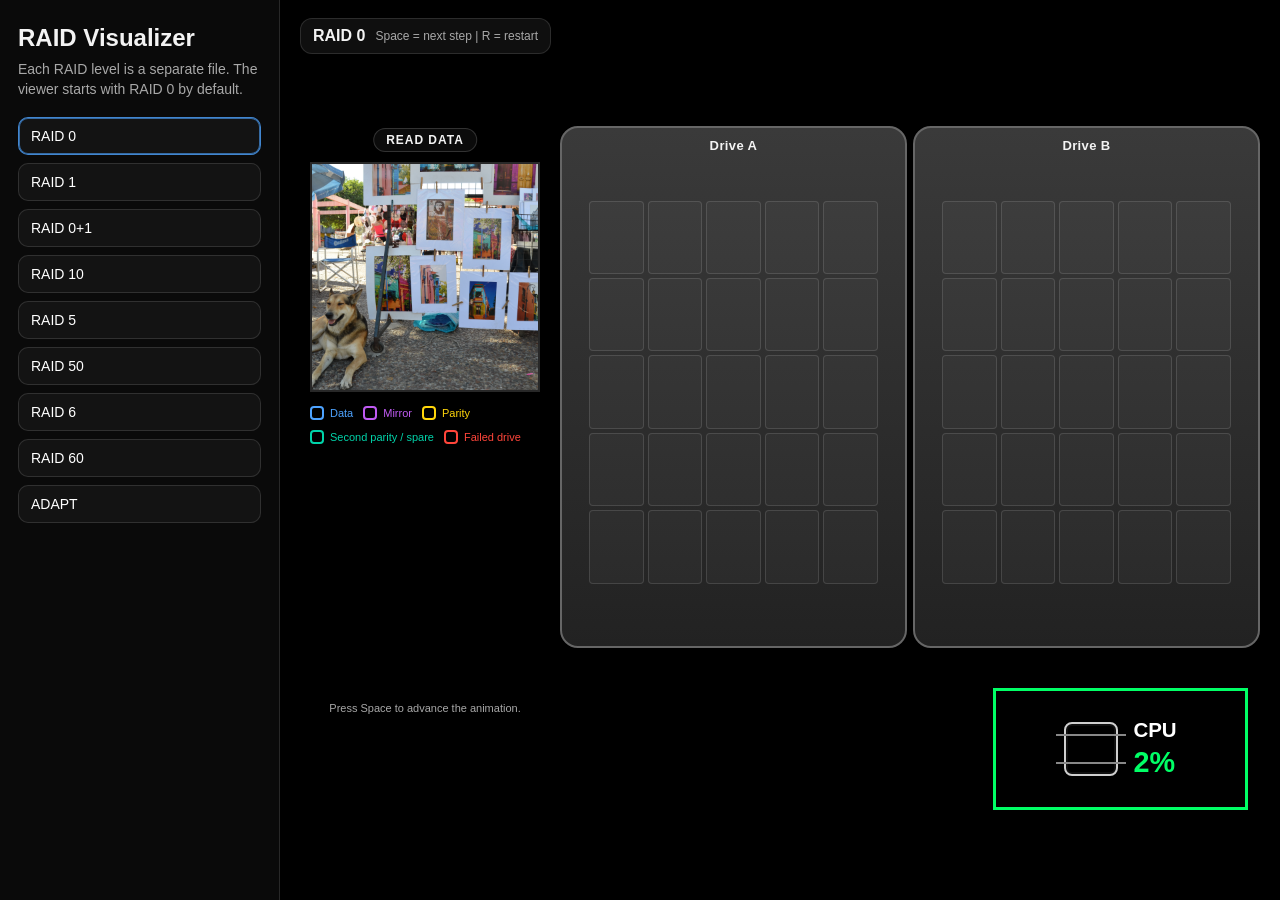
<file: index.html>
<!DOCTYPE html>
<html lang="en">
<head>
  <meta charset="UTF-8" />
  <meta name="viewport" content="width=device-width, initial-scale=1.0" />
  <meta http-equiv="refresh" content="0; url=./start.html" />
  <title>RAID Visualizer</title>
  <script>
    window.location.replace('./start.html');
  </script>
</head>
<body>
  <p>Redirecting to <a href="./start.html">RAID Visualizer</a>...</p>
</body>
</html>
</file>
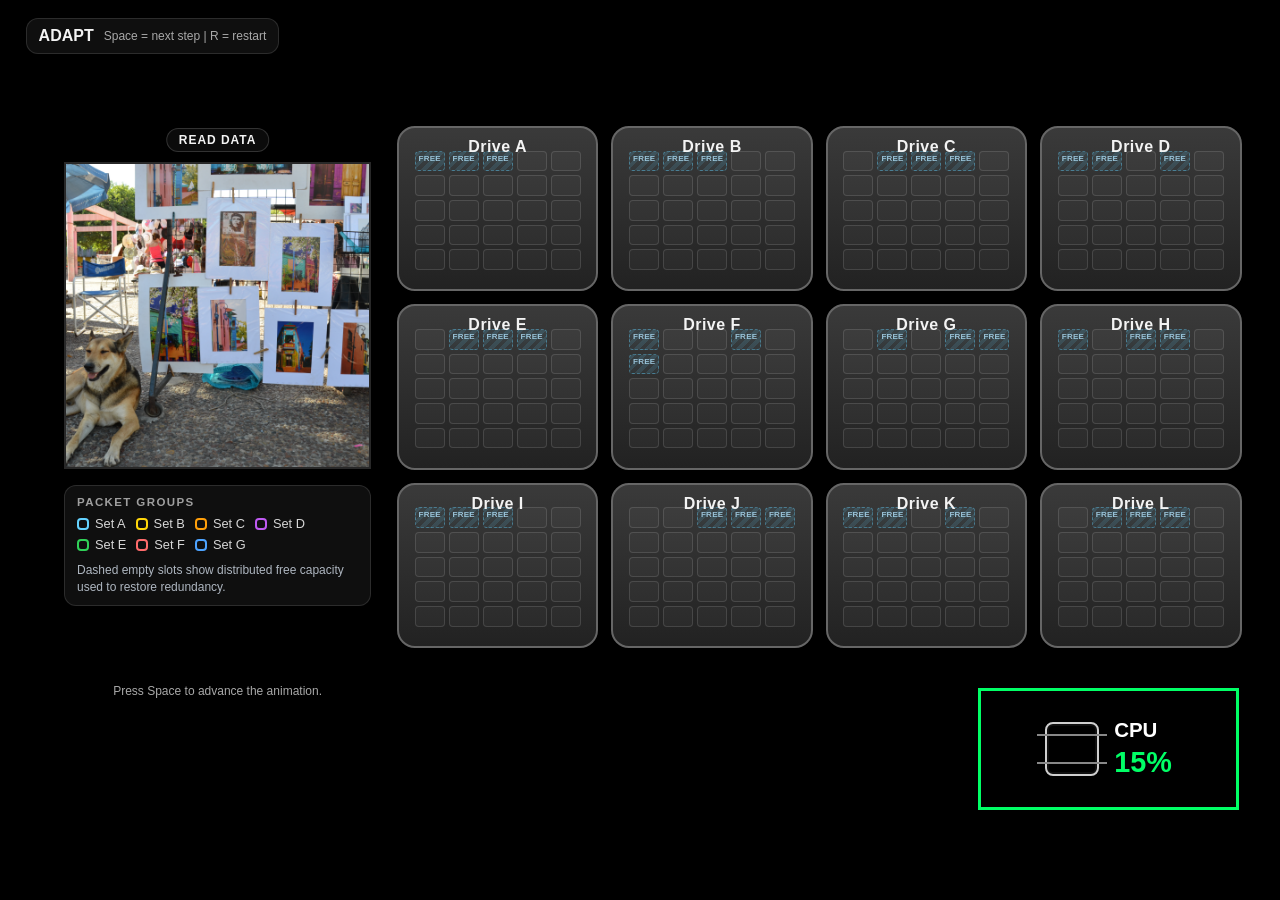
<file: adapt.html>
<!DOCTYPE html>
<html lang="en">
<head>
  <meta charset="UTF-8" />
  <meta name="viewport" content="width=device-width, initial-scale=1.0" />
  <title>ADAPT</title>
  <link rel="stylesheet" href="common.css" />
</head>
<body class="raid-page">
  <div class="stage" id="stage">
    <div class="topbar">
      <div class="title">ADAPT</div>
      <div class="subtitle">Space = next step | R = restart</div>
    </div>

    <div class="legend">
      <span style="color: var(--blue)"><i class="swatch"></i>Data</span>
      <span style="color: var(--purple)"><i class="swatch"></i>Mirror</span>
      <span style="color: var(--orange)"><i class="swatch"></i>Parity</span>
      <span style="color: var(--teal)"><i class="swatch"></i>Second parity / spare</span>
      <span style="color: var(--red)"><i class="swatch"></i>Failed drive</span>
    </div>

    <div class="source-wrap">
      <div class="source-frame" id="sourceFrame">
        <div class="source-img"></div>
        <div class="grid" id="sourceGrid"></div>
        <div class="data-lost" id="dataLost">DATA LOST</div>
        <div class="cross" id="sourceCross"></div>
      </div>
      <div class="restore-frame" id="restoreFrame"></div>
    </div>

    <div class="status" id="statusText">Press Space to advance the animation.</div>
    <div class="drives-wrap" id="drivesWrap"></div>
    <div class="caption" id="caption"></div>
  </div>

  <script>
    const RAID_CONFIG = {"name": "ADAPT", "type": "adapt", "drives": 12, "desc": "ADAPT uses distributed parity and N+2 shared spare protection across the whole array to accelerate rebuilds. This visualizer uses a minimum 12-drive layout.", "result": "ADAPT spreads spare capacity and rebuild work across the whole array with N+2 protection, so up to two failed drives can still be rebuilt in this simplified model.", "fail": [10], "tolerate": true, "algorithm_formula": "Parity and shared spare capacity are distributed across the whole 12-drive set with N+2 reserve", "cpu_load": "15%", "copy_tile_ms": 780, "rebuild_tile_ms": 30, "rebuild_pause_ms": 20};
  </script>
  <script src="common.js"></script>
</body>
</html>
</file>
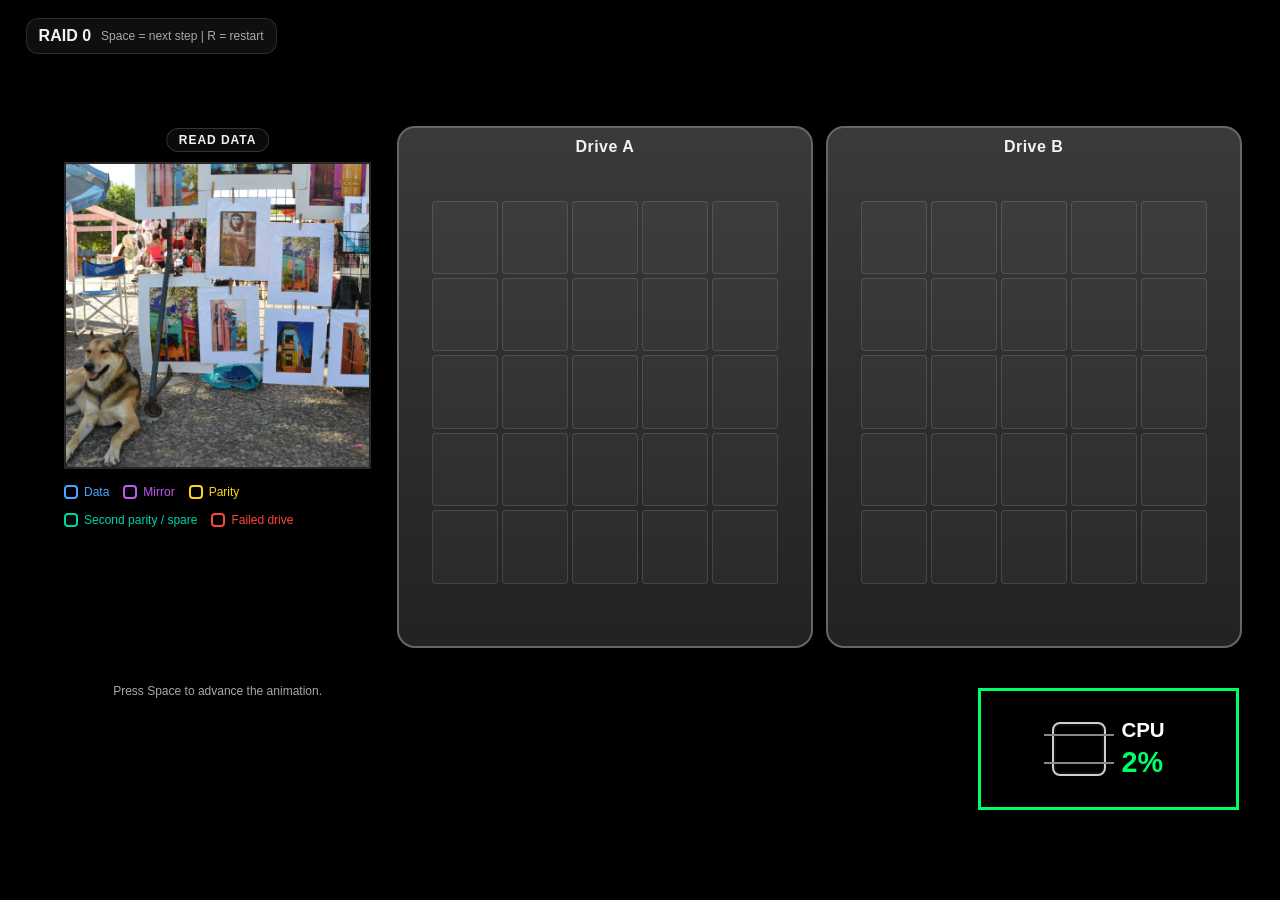
<file: raid0.html>
<!DOCTYPE html>
<html lang="en">
<head>
  <meta charset="UTF-8" />
  <meta name="viewport" content="width=device-width, initial-scale=1.0" />
  <title>RAID 0</title>
  <link rel="stylesheet" href="common.css" />
</head>
<body class="raid-page">
  <div class="stage" id="stage">
    <div class="topbar">
      <div class="title">RAID 0</div>
      <div class="subtitle">Space = next step | R = restart</div>
    </div>

    <div class="legend">
      <span style="color: var(--blue)"><i class="swatch"></i>Data</span>
      <span style="color: var(--purple)"><i class="swatch"></i>Mirror</span>
      <span style="color: var(--orange)"><i class="swatch"></i>Parity</span>
      <span style="color: var(--teal)"><i class="swatch"></i>Second parity / spare</span>
      <span style="color: var(--red)"><i class="swatch"></i>Failed drive</span>
    </div>

    <div class="source-wrap">
      <div class="source-frame" id="sourceFrame">
        <div class="source-img"></div>
        <div class="grid" id="sourceGrid"></div>
        <div class="data-lost" id="dataLost">DATA LOST</div>
        <div class="cross" id="sourceCross"></div>
      </div>
      <div class="restore-frame" id="restoreFrame"></div>
    </div>

    <div class="status" id="statusText">Press Space to advance the animation.</div>
    <div class="drives-wrap" id="drivesWrap"></div>
    <div class="caption" id="caption"></div>
  </div>

  <script>
    const RAID_CONFIG = {"name": "RAID 0", "type": "stripe", "drives": 2, "desc": "RAID 0 stripes data across both drives for speed. There is no redundancy.", "result": "RAID 0 improves performance but any single drive failure causes total data loss.", "fail": [1], "tolerate": false, "cpu_load": "2%"};
  </script>
  <script src="common.js"></script>
</body>
</html>
</file>
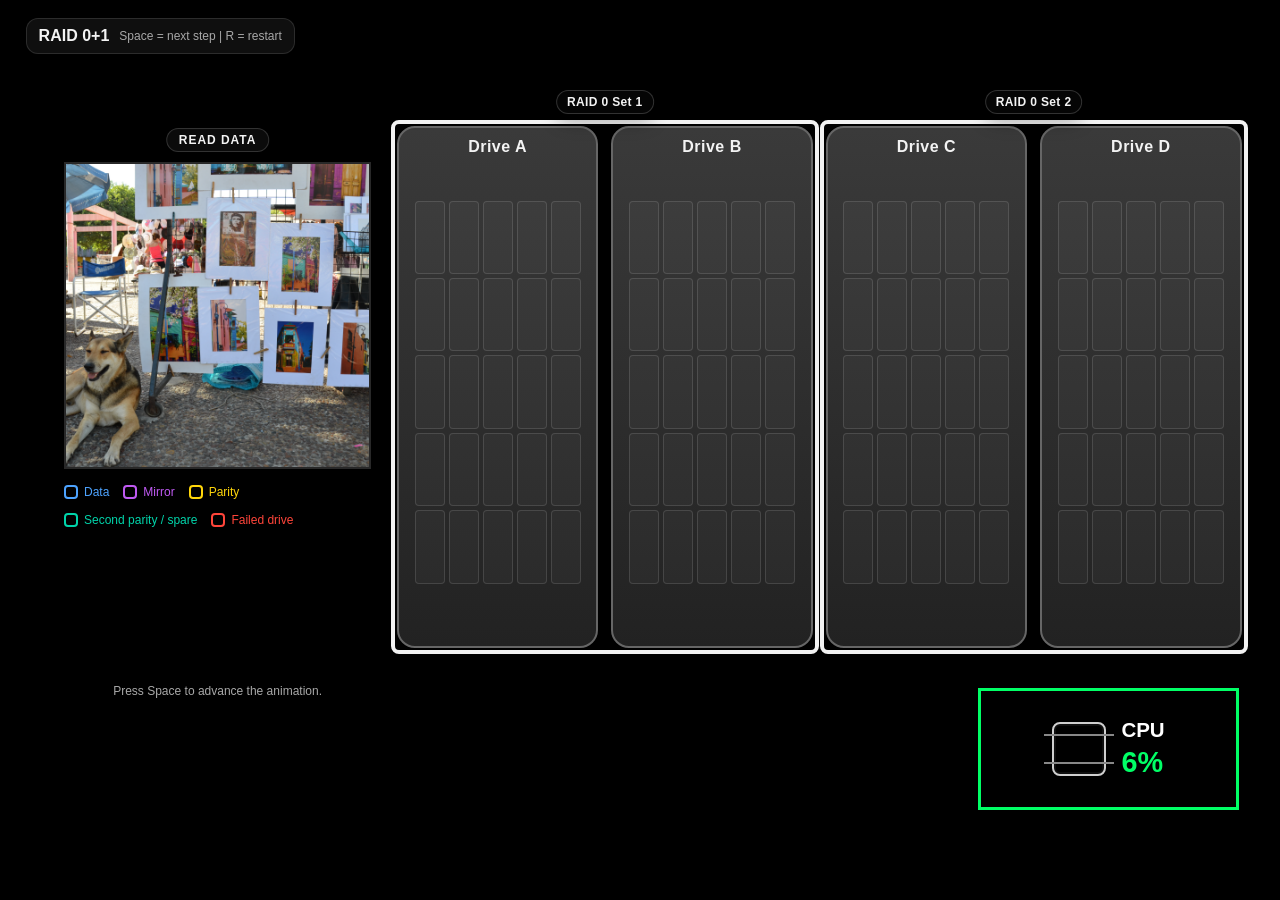
<file: raid01.html>
<!DOCTYPE html>
<html lang="en">
<head>
  <meta charset="UTF-8" />
  <meta name="viewport" content="width=device-width, initial-scale=1.0" />
  <title>RAID 0+1</title>
  <link rel="stylesheet" href="common.css" />
</head>
<body class="raid-page">
  <div class="stage" id="stage">
    <div class="topbar">
      <div class="title">RAID 0+1</div>
      <div class="subtitle">Space = next step | R = restart</div>
    </div>

    <div class="legend">
      <span style="color: var(--blue)"><i class="swatch"></i>Data</span>
      <span style="color: var(--purple)"><i class="swatch"></i>Mirror</span>
      <span style="color: var(--orange)"><i class="swatch"></i>Parity</span>
      <span style="color: var(--teal)"><i class="swatch"></i>Second parity / spare</span>
      <span style="color: var(--red)"><i class="swatch"></i>Failed drive</span>
    </div>

    <div class="source-wrap">
      <div class="source-frame" id="sourceFrame">
        <div class="source-img"></div>
        <div class="grid" id="sourceGrid"></div>
        <div class="data-lost" id="dataLost">DATA LOST</div>
        <div class="cross" id="sourceCross"></div>
      </div>
      <div class="restore-frame" id="restoreFrame"></div>
    </div>

    <div class="status" id="statusText">Press Space to advance the animation.</div>
    <div class="drives-wrap" id="drivesWrap"></div>
    <div class="caption" id="caption"></div>
  </div>

  <script>
    const RAID_CONFIG = {"name": "RAID 0+1", "type": "stripe-mirror", "drives": 4, "desc": "RAID 0+1 builds a stripe set, then mirrors that whole stripe set to another pair.", "result": "RAID 0+1 survives one drive failure by using the mirrored stripe set, but it is less fault-tolerant than RAID 10.", "fail": [1], "tolerate": true, "cpu_load": "6%"};
  </script>
  <script src="common.js"></script>
</body>
</html>
</file>
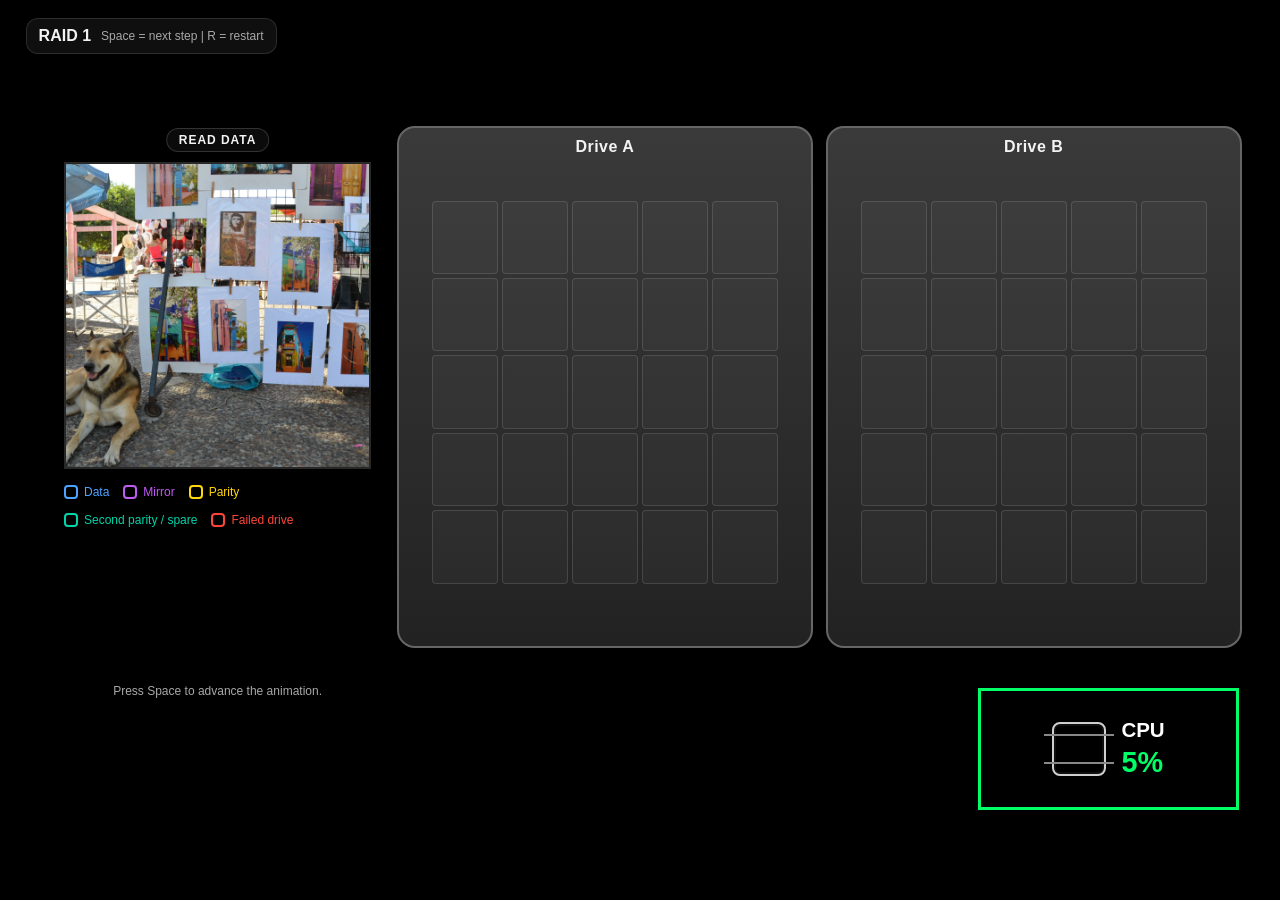
<file: raid1.html>
<!DOCTYPE html>
<html lang="en">
<head>
  <meta charset="UTF-8" />
  <meta name="viewport" content="width=device-width, initial-scale=1.0" />
  <title>RAID 1</title>
  <link rel="stylesheet" href="common.css" />
</head>
<body class="raid-page">
  <div class="stage" id="stage">
    <div class="topbar">
      <div class="title">RAID 1</div>
      <div class="subtitle">Space = next step | R = restart</div>
    </div>

    <div class="legend">
      <span style="color: var(--blue)"><i class="swatch"></i>Data</span>
      <span style="color: var(--purple)"><i class="swatch"></i>Mirror</span>
      <span style="color: var(--orange)"><i class="swatch"></i>Parity</span>
      <span style="color: var(--teal)"><i class="swatch"></i>Second parity / spare</span>
      <span style="color: var(--red)"><i class="swatch"></i>Failed drive</span>
    </div>

    <div class="source-wrap">
      <div class="source-frame" id="sourceFrame">
        <div class="source-img"></div>
        <div class="grid" id="sourceGrid"></div>
        <div class="data-lost" id="dataLost">DATA LOST</div>
        <div class="cross" id="sourceCross"></div>
      </div>
      <div class="restore-frame" id="restoreFrame"></div>
    </div>

    <div class="status" id="statusText">Press Space to advance the animation.</div>
    <div class="drives-wrap" id="drivesWrap"></div>
    <div class="caption" id="caption"></div>
  </div>

  <script>
    const RAID_CONFIG = {"name": "RAID 1", "type": "mirror", "drives": 2, "desc": "RAID 1 creates an exact mirror of the same blocks on both drives.", "result": "RAID 1 requires duplicate drives to ensure data availability and protection.", "fail": [1], "tolerate": true, "cpu_load": "5%"};
  </script>
  <script src="common.js"></script>
</body>
</html>
</file>
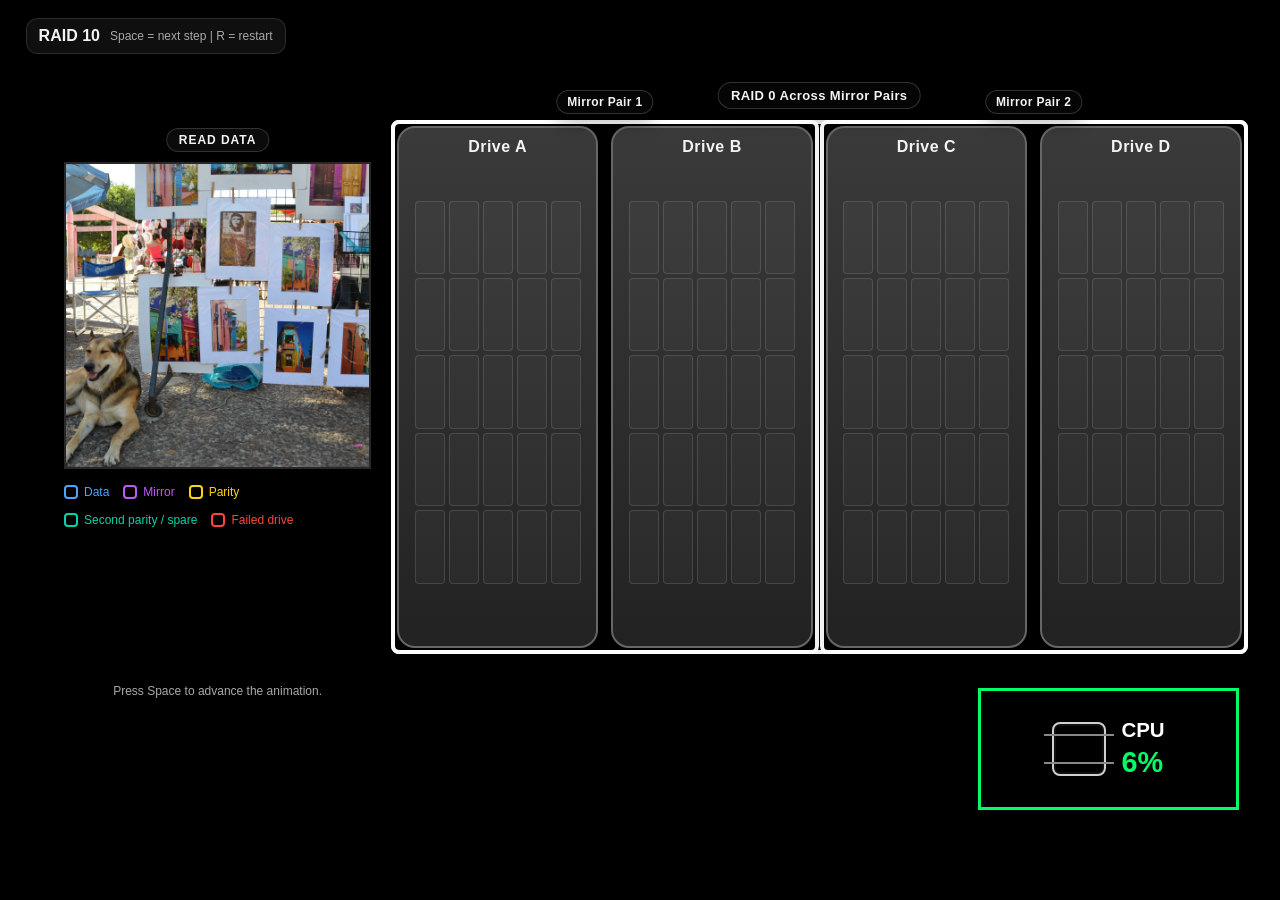
<file: raid10.html>
<!DOCTYPE html>
<html lang="en">
<head>
  <meta charset="UTF-8" />
  <meta name="viewport" content="width=device-width, initial-scale=1.0" />
  <title>RAID 10</title>
  <link rel="stylesheet" href="common.css" />
</head>
<body class="raid-page">
  <div class="stage" id="stage">
    <div class="topbar">
      <div class="title">RAID 10</div>
      <div class="subtitle">Space = next step | R = restart</div>
    </div>

    <div class="legend">
      <span style="color: var(--blue)"><i class="swatch"></i>Data</span>
      <span style="color: var(--purple)"><i class="swatch"></i>Mirror</span>
      <span style="color: var(--orange)"><i class="swatch"></i>Parity</span>
      <span style="color: var(--teal)"><i class="swatch"></i>Second parity / spare</span>
      <span style="color: var(--red)"><i class="swatch"></i>Failed drive</span>
    </div>

    <div class="source-wrap">
      <div class="source-frame" id="sourceFrame">
        <div class="source-img"></div>
        <div class="grid" id="sourceGrid"></div>
        <div class="data-lost" id="dataLost">DATA LOST</div>
        <div class="cross" id="sourceCross"></div>
      </div>
      <div class="restore-frame" id="restoreFrame"></div>
    </div>

    <div class="status" id="statusText">Press Space to advance the animation.</div>
    <div class="drives-wrap" id="drivesWrap"></div>
    <div class="caption" id="caption"></div>
  </div>

  <script>
    const RAID_CONFIG = {"name": "RAID 10", "type": "mirror-stripe", "drives": 4, "desc": "RAID 10 mirrors pairs of drives, then stripes data across the mirrored pairs.", "result": "RAID 10 combines performance and redundancy. It can survive one drive failure in each mirror pair.", "fail": [1], "tolerate": true, "cpu_load": "6%"};
  </script>
  <script src="common.js"></script>
</body>
</html>
</file>
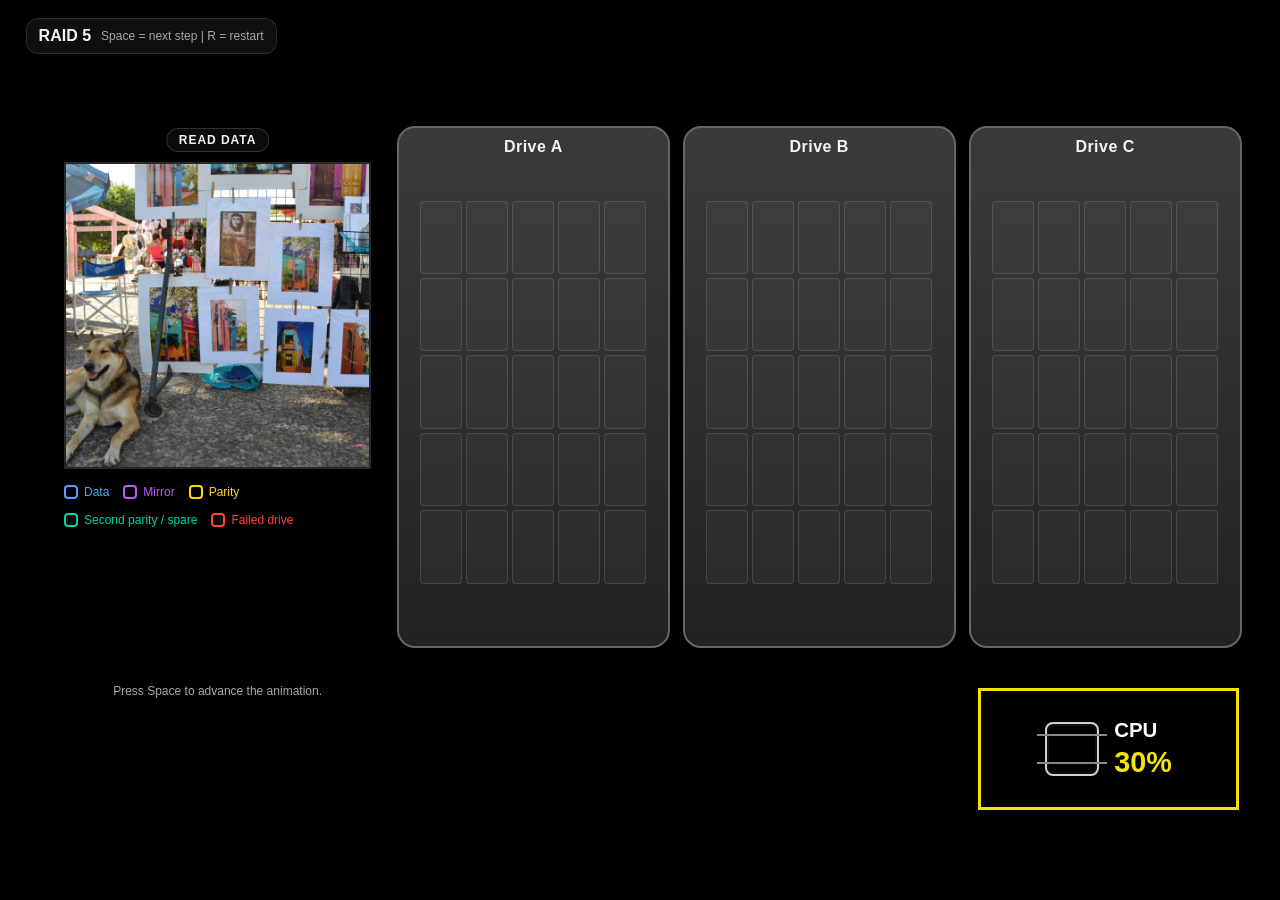
<file: raid5.html>
<!DOCTYPE html>
<html lang="en">
<head>
  <meta charset="UTF-8" />
  <meta name="viewport" content="width=device-width, initial-scale=1.0" />
  <title>RAID 5</title>
  <link rel="stylesheet" href="common.css" />
</head>
<body class="raid-page">
  <div class="stage" id="stage">
    <div class="topbar">
      <div class="title">RAID 5</div>
      <div class="subtitle">Space = next step | R = restart</div>
    </div>

    <div class="legend">
      <span style="color: var(--blue)"><i class="swatch"></i>Data</span>
      <span style="color: var(--purple)"><i class="swatch"></i>Mirror</span>
      <span style="color: var(--orange)"><i class="swatch"></i>Parity</span>
      <span style="color: var(--teal)"><i class="swatch"></i>Second parity / spare</span>
      <span style="color: var(--red)"><i class="swatch"></i>Failed drive</span>
    </div>

    <div class="source-wrap">
      <div class="source-frame" id="sourceFrame">
        <div class="source-img"></div>
        <div class="grid" id="sourceGrid"></div>
        <div class="data-lost" id="dataLost">DATA LOST</div>
        <div class="cross" id="sourceCross"></div>
      </div>
      <div class="restore-frame" id="restoreFrame"></div>
    </div>

    <div class="status" id="statusText">Press Space to advance the animation.</div>
    <div class="drives-wrap" id="drivesWrap"></div>
    <div class="caption" id="caption"></div>
  </div>

  <script>
    const RAID_CONFIG = {"name": "RAID 5", "type": "parity1", "drives": 3, "desc": "RAID 5 stripes data and rotates XOR parity so one failed drive can be reconstructed.", "result": "RAID 5 uses one drive worth of parity capacity and can recover from a single drive failure.", "fail": [2], "tolerate": true, "formula": "Rebuild example: missing block = D1 XOR D2 XOR P", "algorithm_formula": "Parity example: P = D1.1 XOR D1.2", "cpu_load": "30%"};
  </script>
  <script src="common.js"></script>
</body>
</html>
</file>
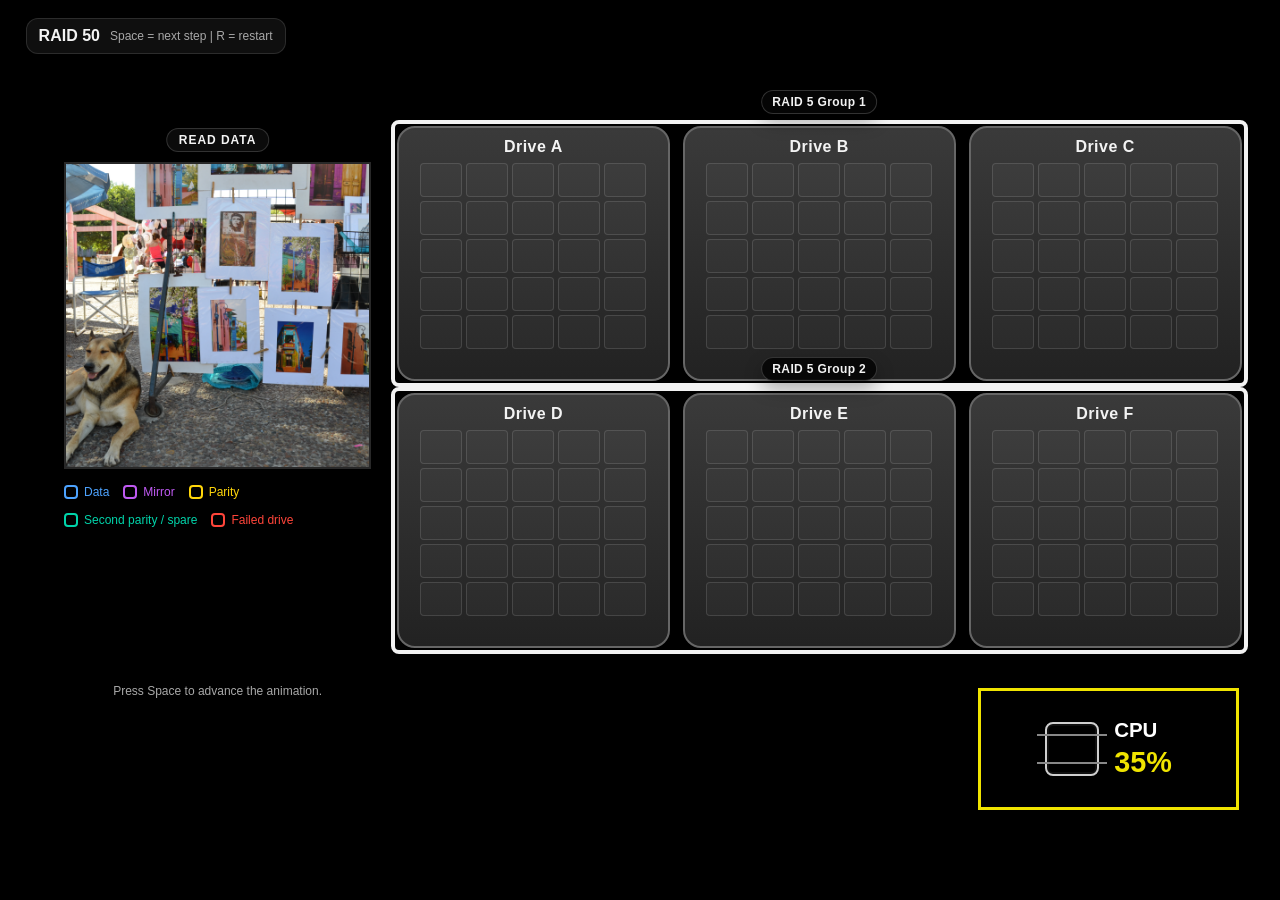
<file: raid50.html>
<!DOCTYPE html>
<html lang="en">
<head>
  <meta charset="UTF-8" />
  <meta name="viewport" content="width=device-width, initial-scale=1.0" />
  <title>RAID 50</title>
  <link rel="stylesheet" href="common.css" />
</head>
<body class="raid-page">
  <div class="stage" id="stage">
    <div class="topbar">
      <div class="title">RAID 50</div>
      <div class="subtitle">Space = next step | R = restart</div>
    </div>

    <div class="legend">
      <span style="color: var(--blue)"><i class="swatch"></i>Data</span>
      <span style="color: var(--purple)"><i class="swatch"></i>Mirror</span>
      <span style="color: var(--orange)"><i class="swatch"></i>Parity</span>
      <span style="color: var(--teal)"><i class="swatch"></i>Second parity / spare</span>
      <span style="color: var(--red)"><i class="swatch"></i>Failed drive</span>
    </div>

    <div class="source-wrap">
      <div class="source-frame" id="sourceFrame">
        <div class="source-img"></div>
        <div class="grid" id="sourceGrid"></div>
        <div class="data-lost" id="dataLost">DATA LOST</div>
        <div class="cross" id="sourceCross"></div>
      </div>
      <div class="restore-frame" id="restoreFrame"></div>
    </div>

    <div class="status" id="statusText">Press Space to advance the animation.</div>
    <div class="drives-wrap" id="drivesWrap"></div>
    <div class="caption" id="caption"></div>
  </div>

  <script>
    const RAID_CONFIG = {"name": "RAID 50", "type": "raid50", "drives": 6, "desc": "RAID 50 stripes across two RAID 5 groups for more performance and fault tolerance than a single RAID 5.", "result": "RAID 50 can survive one failed drive per RAID 5 group while keeping good read and write throughput.", "fail": [2], "tolerate": true, "formula": "Per-group rebuild: missing block = data XOR data XOR parity", "algorithm_formula": "Inside each RAID 5 group, parity is calculated before the stripe is written", "cpu_load": "35%", "rebuild_tile_ms": 260, "rebuild_pause_ms": 140};
  </script>
  <script src="common.js"></script>
</body>
</html>
</file>
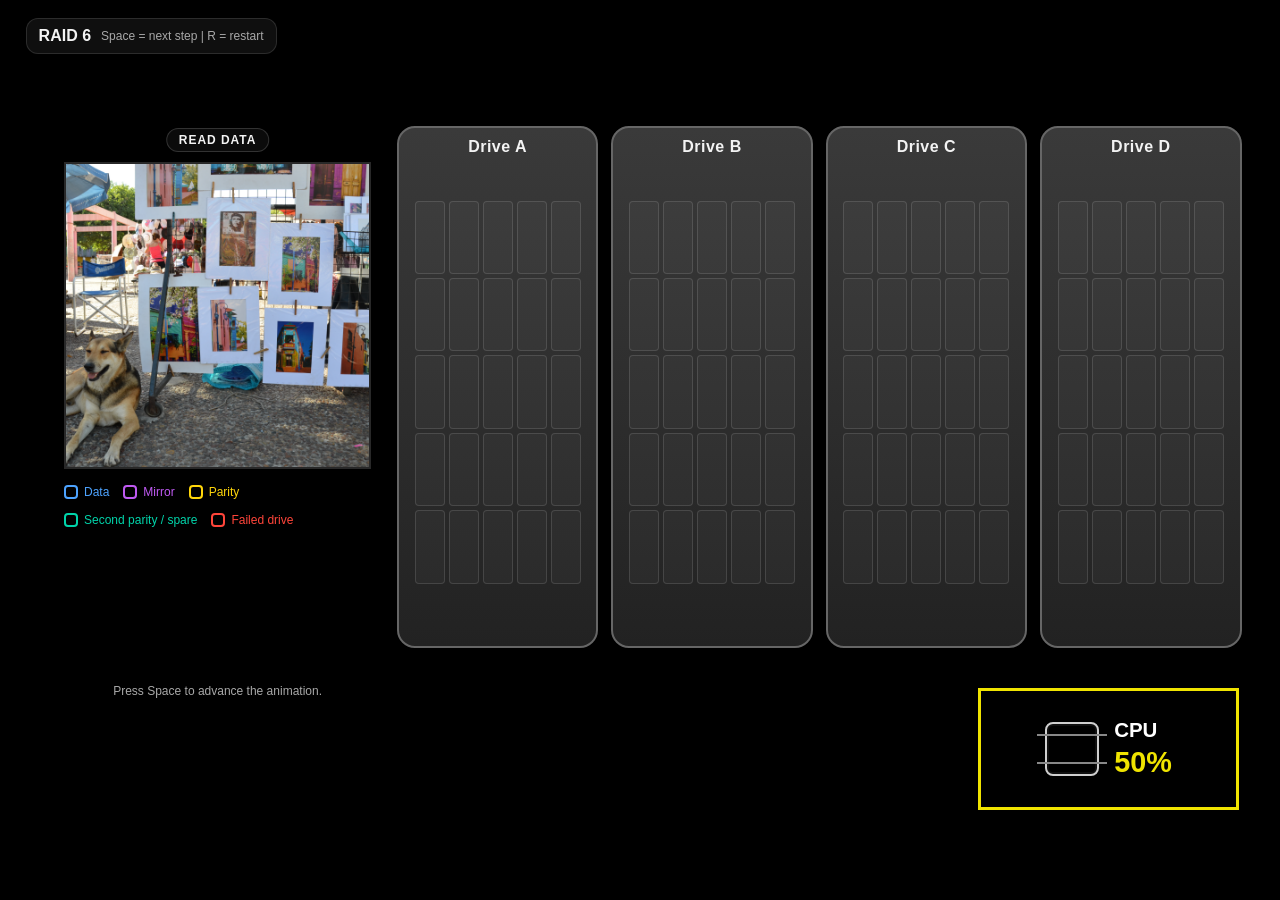
<file: raid6.html>
<!DOCTYPE html>
<html lang="en">
<head>
  <meta charset="UTF-8" />
  <meta name="viewport" content="width=device-width, initial-scale=1.0" />
  <title>RAID 6</title>
  <link rel="stylesheet" href="common.css" />
</head>
<body class="raid-page">
  <div class="stage" id="stage">
    <div class="topbar">
      <div class="title">RAID 6</div>
      <div class="subtitle">Space = next step | R = restart</div>
    </div>

    <div class="legend">
      <span style="color: var(--blue)"><i class="swatch"></i>Data</span>
      <span style="color: var(--purple)"><i class="swatch"></i>Mirror</span>
      <span style="color: var(--orange)"><i class="swatch"></i>Parity</span>
      <span style="color: var(--teal)"><i class="swatch"></i>Second parity / spare</span>
      <span style="color: var(--red)"><i class="swatch"></i>Failed drive</span>
    </div>

    <div class="source-wrap">
      <div class="source-frame" id="sourceFrame">
        <div class="source-img"></div>
        <div class="grid" id="sourceGrid"></div>
        <div class="data-lost" id="dataLost">DATA LOST</div>
        <div class="cross" id="sourceCross"></div>
      </div>
      <div class="restore-frame" id="restoreFrame"></div>
    </div>

    <div class="status" id="statusText">Press Space to advance the animation.</div>
    <div class="drives-wrap" id="drivesWrap"></div>
    <div class="caption" id="caption"></div>
  </div>

  <script>
    const RAID_CONFIG = {"name": "RAID 6", "type": "parity2", "drives": 4, "desc": "RAID 6 stripes data and rotates dual parity, so two drives may fail without data loss.", "result": "RAID 6 spends capacity on dual parity but can recover from up to two simultaneous drive failures.", "fail": [2, 3], "tolerate": true, "formula": "Rebuild uses P parity and Q parity; this animation is a simplified illustration.", "algorithm_formula": "P = XOR parity, Q = second independent parity", "cpu_load": "50%", "rebuild_tile_ms": 600, "rebuild_pause_ms": 260};
  </script>
  <script src="common.js"></script>
</body>
</html>
</file>
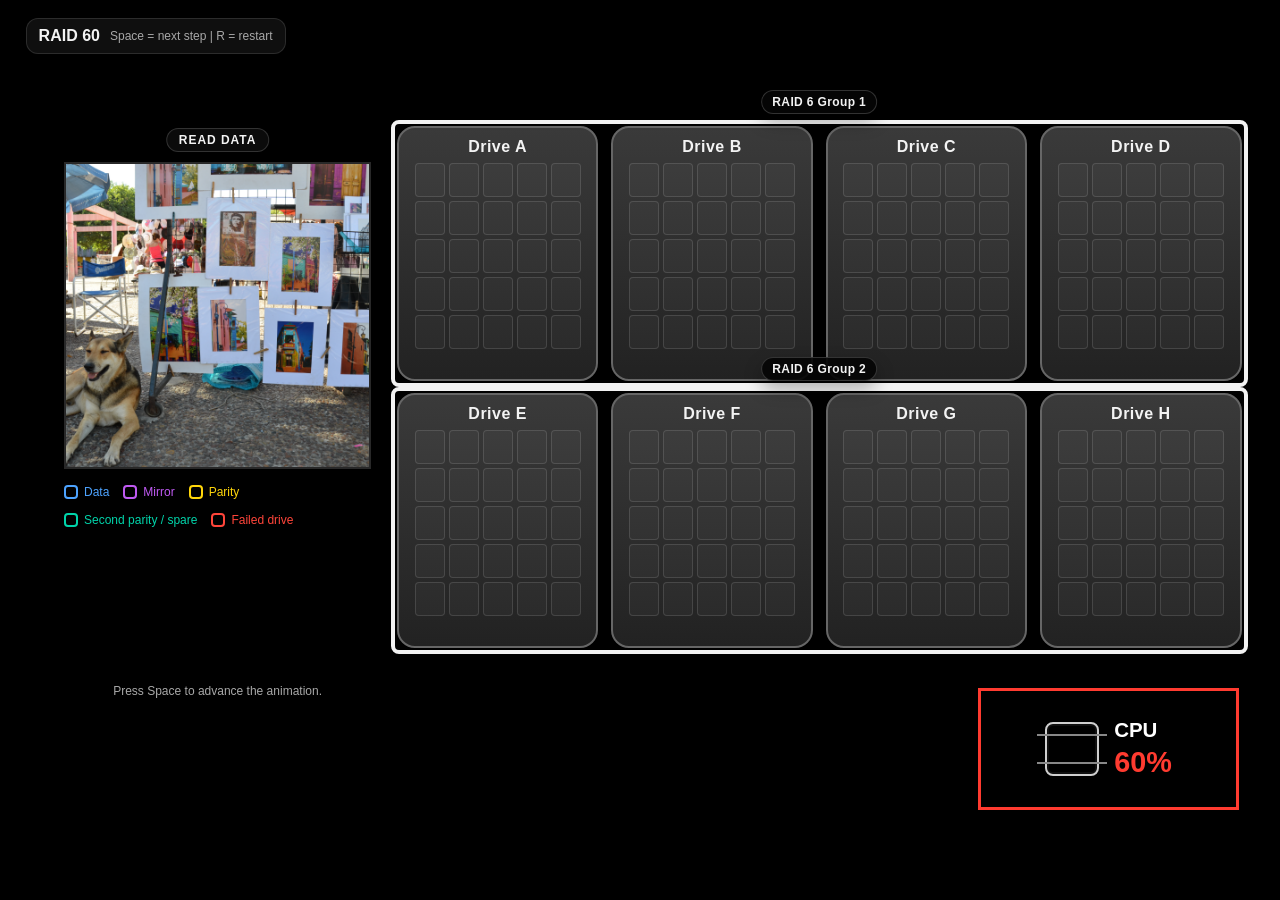
<file: raid60.html>
<!DOCTYPE html>
<html lang="en">
<head>
  <meta charset="UTF-8" />
  <meta name="viewport" content="width=device-width, initial-scale=1.0" />
  <title>RAID 60</title>
  <link rel="stylesheet" href="common.css" />
</head>
<body class="raid-page">
  <div class="stage" id="stage">
    <div class="topbar">
      <div class="title">RAID 60</div>
      <div class="subtitle">Space = next step | R = restart</div>
    </div>

    <div class="legend">
      <span style="color: var(--blue)"><i class="swatch"></i>Data</span>
      <span style="color: var(--purple)"><i class="swatch"></i>Mirror</span>
      <span style="color: var(--orange)"><i class="swatch"></i>Parity</span>
      <span style="color: var(--teal)"><i class="swatch"></i>Second parity / spare</span>
      <span style="color: var(--red)"><i class="swatch"></i>Failed drive</span>
    </div>

    <div class="source-wrap">
      <div class="source-frame" id="sourceFrame">
        <div class="source-img"></div>
        <div class="grid" id="sourceGrid"></div>
        <div class="data-lost" id="dataLost">DATA LOST</div>
        <div class="cross" id="sourceCross"></div>
      </div>
      <div class="restore-frame" id="restoreFrame"></div>
    </div>

    <div class="status" id="statusText">Press Space to advance the animation.</div>
    <div class="drives-wrap" id="drivesWrap"></div>
    <div class="caption" id="caption"></div>
  </div>

  <script>
    const RAID_CONFIG = {"name": "RAID 60", "type": "raid60", "drives": 8, "desc": "RAID 60 stripes across RAID 6 groups, combining scale with dual-parity protection in each group.", "result": "RAID 60 can survive up to two failed drives per RAID 6 group while supporting larger arrays.", "fail": [2, 3, 6, 7], "tolerate": true, "formula": "Per-group rebuild uses P and Q parity; this animation is simplified.", "algorithm_formula": "Inside each RAID 6 group, data is written together with calculated P and Q parity", "cpu_load": "60%", "rebuild_tile_ms": 420, "rebuild_pause_ms": 200};
  </script>
  <script src="common.js"></script>
</body>
</html>
</file>
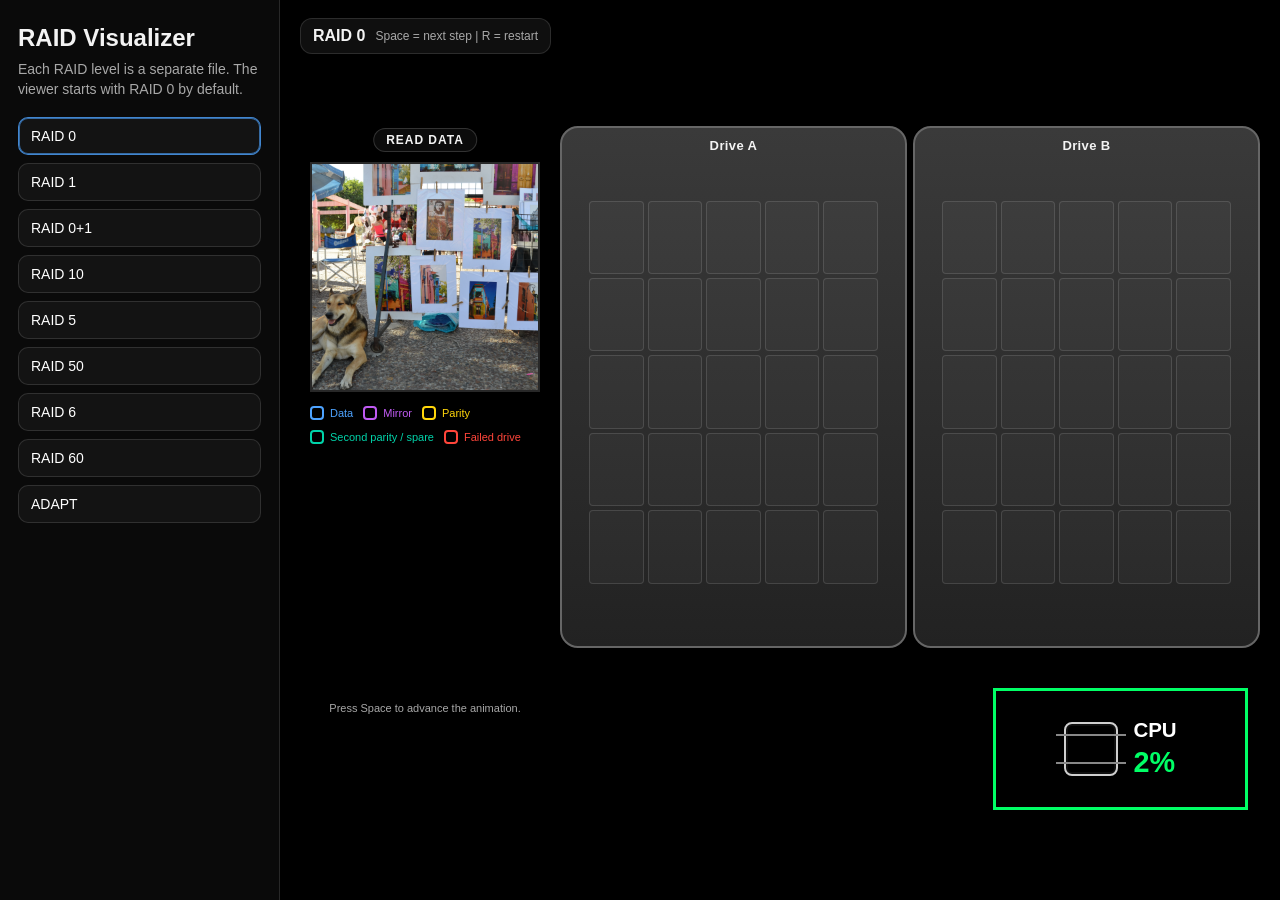
<file: start.html>
<!DOCTYPE html>
<html lang="en">
<head>
  <meta charset="UTF-8" />
  <meta name="viewport" content="width=device-width, initial-scale=1.0" />
  <title>RAID Visualizer</title>
  <link rel="stylesheet" href="common.css" />
</head>
<body class="start-page">
  <div class="start-layout">
    <aside class="sidebar">
      <h1>RAID Visualizer</h1>
      <p>Each RAID level is a separate file. The viewer starts with RAID 0 by default.</p>
      <div class="nav" id="nav">
        <button data-page="raid0.html" class="active">RAID 0</button>
        <button data-page="raid1.html">RAID 1</button>
        <button data-page="raid01.html">RAID 0+1</button>
        <button data-page="raid10.html">RAID 10</button>
        <button data-page="raid5.html">RAID 5</button>
        <button data-page="raid50.html">RAID 50</button>
        <button data-page="raid6.html">RAID 6</button>
        <button data-page="raid60.html">RAID 60</button>
        <button data-page="adapt.html">ADAPT</button>
      </div>
    </aside>
    <main class="viewer">
      <iframe id="viewer" src="raid0.html" title="RAID viewer" tabindex="-1"></iframe>
    </main>
  </div>

  <script>
    const viewer = document.getElementById('viewer');
    const buttons = [...document.querySelectorAll('#nav button')];

    function postToViewer(type) {
      if (viewer.contentWindow) {
        viewer.contentWindow.postMessage({ type }, '*');
      }
    }

    buttons.forEach(btn => {
      btn.addEventListener('click', () => {
        buttons.forEach(b => b.classList.remove('active'));
        btn.classList.add('active');
        viewer.src = btn.dataset.page;
        viewer.focus();
      });
    });

    viewer.addEventListener('load', () => {
      viewer.focus();
    });

    document.addEventListener('keydown', (event) => {
      const tagName = document.activeElement?.tagName;
      if (tagName === 'INPUT' || tagName === 'TEXTAREA') return;

      if (event.code === 'Space') {
        event.preventDefault();
        postToViewer('raid-next-step');
      }

      if (event.key === 'r' || event.key === 'R') {
        event.preventDefault();
        postToViewer('raid-reset');
      }
    });
  </script>
</body>
</html>
</file>
<file: common.css>
:root {
  --bg: #000;
  --fg: #f3f3f3;
  --muted: #a8a8a8;
  --yellow: #f0e400;
  --red: #ff453a;
  --green: #30d158;
  --blue: #4da3ff;
  --orange: #ffd60a;
  --purple: #bf5af2;
  --teal: #00d4aa;
  --disk-border: #666;
}
* { box-sizing: border-box; }
html, body {
  margin: 0;
  width: 100%;
  height: 100%;
  background: var(--bg);
  color: var(--fg);
  font-family: Arial, Helvetica, sans-serif;
  overflow: hidden;
}
body.raid-page {
  background: #000;
}
.stage {
  position: relative;
  width: 100vw;
  height: 100vh;
  background: #000;
}
.topbar {
  position: absolute;
  left: 2vw;
  top: 2vh;
  z-index: 30;
  display: flex;
  align-items: center;
  gap: 12px;
  background: rgba(18,18,18,.88);
  border: 1px solid rgba(255,255,255,.12);
  padding: 10px 14px;
  border-radius: 12px;
}
.topbar .title { font-weight: 700; font-size: 18px; }
.topbar .subtitle { font-size: 13px; color: var(--muted); }
.recover-btn {
  margin-left: 8px;
  padding: 8px 12px;
  border-radius: 10px;
  border: 1px solid rgba(48,209,88,.45);
  background: rgba(48,209,88,.14);
  color: #d9ffe2;
  font-size: 13px;
  font-weight: 700;
  cursor: pointer;
}
.recover-btn.hidden {
  display: none;
}
.recover-btn:disabled {
  opacity: .45;
  cursor: default;
}
.rebuild-btn {
  border-color: rgba(77,163,255,.45);
  background: rgba(77,163,255,.14);
  color: #dcebff;
}
.legend {
  position: absolute;
  left: 5vw;
  top: calc(18vh + 28vw + 1.8vh);
  width: 28vw;
  z-index: 20;
  display: flex;
  gap: 14px;
  flex-wrap: wrap;
  font-size: 12px;
  color: var(--muted);
}
.legend span { display: inline-flex; align-items: center; gap: 6px; }
.stage.adapt-mode .legend {
  display: none;
}
.swatch {
  width: 14px; height: 14px; border-radius: 4px; border: 2px solid currentColor;
  display: inline-block;
}
.source-wrap {
  position: absolute;
  left: 5vw;
  top: 18vh;
  width: 28vw;
  aspect-ratio: 1 / 1;
}
.source-wrap::before {
  content: 'Read data';
  position: absolute;
  left: 50%;
  top: -34px;
  transform: translateX(-50%);
  padding: 4px 12px;
  border-radius: 999px;
  border: 1px solid rgba(255,255,255,.16);
  background: rgba(12,12,12,.92);
  color: #f3f3f3;
  font-size: 12px;
  font-weight: 700;
  letter-spacing: .08em;
  text-transform: uppercase;
  white-space: nowrap;
}
.source-frame, .restore-frame {
  position: absolute; inset: 0;
  border: 2px solid rgba(255,255,255,0.14);
  overflow: hidden;
  background: rgba(255,255,255,.02);
  transition: opacity .4s ease;
}
.restore-frame { opacity: 0; }
.restore-frame.show { opacity: 1; }
.source-img {
  position: absolute; inset: 0;
  background-image: url('dog.png');
  background-size: 100% 100%;
  background-position: center;
  background-repeat: no-repeat;
  transition: opacity .35s ease;
}
.grid {
  position: absolute; inset: 0;
  display: grid;
  grid-template-columns: repeat(5, 1fr);
  grid-template-rows: repeat(5, 1fr);
  opacity: 0;
  transition: opacity .35s ease;
}
.grid.visible { opacity: 1; }
.grid .cell { border: 2px solid var(--yellow); }
.drives-wrap {
  position: absolute;
  right: 3vw;
  top: 14vh;
  width: 58vw;
  height: 58vh;
  display: grid;
  gap: 1vw;
  z-index: 5;
  align-content: stretch;
}
.drive {
  position: relative;
  height: auto;
  min-height: 0;
  border: 2px solid var(--disk-border);
  border-radius: 18px;
  background: linear-gradient(180deg, #3a3a3a 0%, #222 100%);
  overflow: hidden;
  opacity: 0;
  transform: scale(.96);
  transition: opacity .35s ease, transform .35s ease, filter .35s ease, border-color .35s ease, box-shadow .35s ease;
}
.drive.show { opacity: 1; transform: scale(1); }
.drive.marked-fail {
  border-color: rgba(255,159,10,.9);
  box-shadow: 0 0 0 3px rgba(255,159,10,.18);
}
.drive.failed { filter: grayscale(.42) brightness(.55); border-color: rgba(110,110,110,.75); }
.drive.offline {
  filter: grayscale(.3) brightness(.65);
  border-color: #a22;
}
.replace-badge {
  position: absolute;
  left: 10px;
  bottom: 10px;
  width: 28px;
  height: 28px;
  display: none;
  align-items: center;
  justify-content: center;
  border-radius: 999px;
  border: 2px solid rgba(255,214,10,.78);
  background: rgba(20,20,20,.92);
  color: #ffd60a;
  font-size: 16px;
  font-weight: 700;
  line-height: 1;
  z-index: 6;
  box-shadow: 0 0 14px rgba(255,214,10,.18);
}
.replace-badge.show {
  display: flex;
}
.drive.rebuilt {
  border-color: var(--green);
  box-shadow: 0 0 0 3px rgba(48,209,88,.28), 0 0 18px rgba(48,209,88,.16);
}
.drive.rebuild { box-shadow: 0 0 0 3px rgba(48,209,88,.35), 0 0 18px rgba(48,209,88,.18); }
.drive.wiping::after {
  content: '';
  position: absolute;
  left: 0;
  right: 0;
  top: 0;
  bottom: 0;
  background: linear-gradient(180deg, rgba(8,8,8,.98), rgba(18,18,18,.92));
  transform-origin: top;
  animation: drive-wipe 520ms ease forwards;
  z-index: 5;
}
.drive[data-wipe="slow"]::after {
  animation-duration: 980ms;
}
.drive-title {
  position: absolute; top: 10px; left: 0; width: 100%; text-align: center;
  font-weight: 700; letter-spacing: .03em; font-size: 16px; z-index: 3;
}
.slots {
  position: absolute; left: 8%; top: 14%; width: 84%; height: 74%;
  display: grid; grid-template-columns: repeat(5, 1fr); grid-template-rows: repeat(5, 1fr); gap: 4px;
}
.slot {
  position: relative;
  border: 1px solid rgba(255,255,255,.12);
  background: rgba(255,255,255,.03);
  overflow: hidden;
  border-radius: 4px;
}
.slot.reserve {
  border-style: dashed;
  border-color: rgba(100,210,255,.36);
  background:
    linear-gradient(180deg, rgba(100,210,255,.08), rgba(100,210,255,.03)),
    repeating-linear-gradient(135deg, rgba(100,210,255,.12) 0 4px, rgba(0,0,0,0) 4px 8px);
}
.slot.reserve::after {
  content: 'free';
  position: absolute;
  left: 3px;
  top: 2px;
  font-size: 8px;
  font-weight: 700;
  color: rgba(180,230,255,.78);
  letter-spacing: .03em;
  text-transform: uppercase;
  z-index: 2;
}
.slot.reserve-hot {
  border-color: rgba(255,214,10,.68);
  background:
    linear-gradient(180deg, rgba(255,214,10,.12), rgba(255,214,10,.04)),
    repeating-linear-gradient(135deg, rgba(255,214,10,.16) 0 4px, rgba(0,0,0,0) 4px 8px);
  box-shadow: inset 0 0 0 1px rgba(255,214,10,.18);
}
.slot.reserve-hot::after {
  color: rgba(255,229,122,.92);
}
.slot.current-rebuild {
  box-shadow: inset 0 0 0 3px rgba(255,69,58,1), 0 0 18px rgba(255,69,58,.45), 0 0 28px rgba(255,69,58,.25);
  animation: current-rebuild-pulse 900ms ease-in-out infinite;
}
.slot.current-rebuild .outline {
  border-color: #ff453a !important;
}
.slot.filled::before {
  content: '';
  position: absolute; inset: 0;
  background-image: url('dog.png');
  background-size: 500% 500%;
  background-repeat: no-repeat;
  background-position: var(--bgpos-x,0%) var(--bgpos-y,0%);
  opacity: .96;
}
.slot .outline, .tile .outline, .src-slot .outline, .loss-slot .outline {
  position: absolute; inset: 0; border: 3px solid transparent; border-radius: 4px; z-index: 2;
}
.slot .label {
  position: absolute; right: 3px; bottom: 1px; font-size: 10px; font-weight: 700;
  padding: 1px 3px; border-radius: 4px; background: rgba(0,0,0,.68); z-index: 3;
}
.packet-badge {
  position: absolute;
  left: 3px;
  top: 3px;
  max-width: calc(100% - 6px);
  padding: 1px 4px;
  border-radius: 999px;
  border: 1px solid currentColor;
  background: rgba(0,0,0,.72);
  font-size: 8px;
  font-weight: 700;
  line-height: 1.1;
  white-space: nowrap;
  overflow: hidden;
  text-overflow: ellipsis;
  z-index: 3;
}
.drives-wrap.compact .slot .label {
  font-size: 8px;
  padding: 0 2px;
}
.drives-wrap.compact .packet-badge {
  font-size: 7px;
  padding: 1px 3px;
}
.cross {
  position: absolute; inset: 0; opacity: 0; transition: opacity .3s ease; z-index: 4;
}
.cross.show { opacity: 1; }
.cross::before, .cross::after {
  content: ''; position: absolute; left: 10%; top: 48%; width: 80%; height: 6px;
  background: var(--red); border-radius: 999px; box-shadow: 0 0 10px rgba(255,69,58,.35);
}
.drive.offline .cross::before, .drive.offline .cross::after {
  background: var(--red);
  box-shadow: 0 0 10px rgba(255,69,58,.35);
}
.cross::before { transform: rotate(45deg); }
.cross::after { transform: rotate(-45deg); }

@keyframes drive-wipe {
  0% { transform: scaleY(0); opacity: .92; }
  45% { transform: scaleY(.55); opacity: .96; }
  100% { transform: scaleY(1); opacity: 1; }
}

@keyframes current-rebuild-pulse {
  0% { box-shadow: inset 0 0 0 3px rgba(255,69,58,.95), 0 0 14px rgba(255,69,58,.32), 0 0 22px rgba(255,69,58,.18); }
  50% { box-shadow: inset 0 0 0 4px rgba(255,69,58,1), 0 0 26px rgba(255,69,58,.62), 0 0 42px rgba(255,69,58,.34); }
  100% { box-shadow: inset 0 0 0 3px rgba(255,69,58,.95), 0 0 14px rgba(255,69,58,.32), 0 0 22px rgba(255,69,58,.18); }
}
.caption {
  position: absolute; left: 6vw; right: 6vw; bottom: 3vh; min-height: 0;
  text-align: center; font-size: 1.15rem; line-height: 1.2; opacity: 0; transition: opacity .3s ease;
}
.caption.show { opacity: 1; }
.hint {
  position: absolute; right: 2vw; bottom: 2vh; font-size: .95rem; color: var(--muted);
}
.tile {
  position: absolute;
  pointer-events: none;
  z-index: 25;
  background-image: url('dog.png');
  background-size: 500% 500%;
  background-repeat: no-repeat;
  border-radius: 4px;
  overflow: hidden;
  box-shadow: 0 10px 20px rgba(0,0,0,.35);
}
.tile.rebuild-tile { box-shadow: 0 0 0 2px rgba(48,209,88,.35), 0 10px 20px rgba(0,0,0,.35); }
.status {
  position: absolute; left: 5vw; top: 74vh; width: 28vw; text-align: center; font-size: 13px; color: var(--muted);
}
.data-lost {
  position: absolute;
  inset: 0;
  display: none;
  align-items: center;
  justify-content: center;
  font-size: 2.6rem;
  font-weight: 900;
  color: var(--red);
  text-shadow: 0 0 18px rgba(255,69,58,.25);
  z-index: 12;
  letter-spacing: .04em;
  text-align: center;
  background: rgba(0,0,0,.18);
}
.data-lost.show { display: flex; }

body.start-page {
  overflow: hidden;
}
.start-layout {
  display: grid;
  grid-template-columns: 280px 1fr;
  width: 100vw;
  height: 100vh;
}
.sidebar {
  border-right: 1px solid rgba(255,255,255,.12);
  background: #0a0a0a;
  padding: 24px 18px;
}
.sidebar h1 {
  margin: 0 0 8px 0;
  font-size: 24px;
}
.sidebar p {
  margin: 0 0 18px 0;
  color: var(--muted);
  font-size: 14px;
  line-height: 1.4;
}
.nav {
  display: grid;
  gap: 8px;
}
.nav button {
  text-align: left;
  padding: 10px 12px;
  border-radius: 10px;
  border: 1px solid rgba(255,255,255,.12);
  background: #131313;
  color: #fff;
  cursor: pointer;
  font-size: 14px;
}
.nav button.active {
  border-color: rgba(77,163,255,.8);
  box-shadow: inset 0 0 0 1px rgba(77,163,255,.6);
}
.viewer {
  position: relative;
  width: 100%;
  height: 100%;
}
.viewer iframe {
  width: 100%;
  height: 100%;
  border: 0;
  display: block;
}


.group-frame {
  position: absolute;
  border: 4px solid rgba(255,255,255,.9);
  border-radius: 8px;
  pointer-events: none;
  z-index: 7;
  box-sizing: border-box;
  transition: border-color .35s ease, box-shadow .35s ease, opacity .35s ease;
}
.group-label {
  position: absolute;
  left: 50%;
  top: -34px;
  transform: translateX(-50%);
  padding: 4px 10px;
  border-radius: 999px;
  border: 1px solid rgba(255,255,255,.18);
  background: rgba(6,6,6,.92);
  color: #f3f3f3;
  font-size: 12px;
  font-weight: 700;
  letter-spacing: .03em;
  white-space: nowrap;
  box-shadow: 0 8px 18px rgba(0,0,0,.28);
}
.group-frame.group-ok {
  border-color: rgba(255,255,255,.95);
}
.group-frame.group-failed {
  border-color: var(--red);
  box-shadow: 0 0 0 2px rgba(255,69,58,.2) inset;
}
.group-frame.group-failed .group-label {
  border-color: rgba(255,69,58,.35);
  color: #ffd4d0;
}
.group-frame.group-survivor {
  border-color: var(--green);
  box-shadow: 0 0 0 2px rgba(48,209,88,.18) inset;
}
.group-frame.group-survivor .group-label {
  border-color: rgba(48,209,88,.35);
  color: #d8ffe3;
}


.source-recovery {
  position: absolute;
  inset: 0;
  display: grid;
  grid-template-columns: repeat(5, 1fr);
  grid-template-rows: repeat(5, 1fr);
  gap: 0;
  z-index: 5;
}
.source-recovery .src-slot {
  position: relative;
  border: 0;
  overflow: hidden;
}
.source-recovery .src-slot.filled::before {
  content: '';
  position: absolute;
  inset: 0;
  background-image: url('dog.png');
  background-size: 500% 500%;
  background-repeat: no-repeat;
  background-position: var(--bgpos-x,0%) var(--bgpos-y,0%);
  opacity: .98;
}


.source-loss {
  position: absolute;
  inset: 0;
  display: grid;
  grid-template-columns: repeat(5, 1fr);
  grid-template-rows: repeat(5, 1fr);
  gap: 0;
  z-index: 4;
}
.source-loss .loss-slot {
  position: relative;
  overflow: hidden;
}
.source-loss .loss-slot.filled::before {
  content: '';
  position: absolute;
  inset: 0;
  background-image: url('dog.png');
  background-size: 500% 500%;
  background-repeat: no-repeat;
  background-position: var(--bgpos-x,0%) var(--bgpos-y,0%);
  opacity: .98;
}
.source-loss.blurred .loss-slot.filled::before {
  filter: blur(7px) saturate(.82) brightness(.82);
  transform: scale(1.06);
}


.source-write {
  position: absolute;
  inset: 0;
  display: grid;
  grid-template-columns: repeat(5, 1fr);
  grid-template-rows: repeat(5, 1fr);
  gap: 0;
  z-index: 3;
}
.source-write .write-slot {
  position: relative;
  overflow: hidden;
}
.source-write .write-slot.filled::before {
  content: '';
  position: absolute;
  inset: 0;
  background-image: url('dog.png');
  background-size: 500% 500%;
  background-repeat: no-repeat;
  background-position: var(--bgpos-x,0%) var(--bgpos-y,0%);
  opacity: .98;
}


.source-write .write-slot.hole::before {
  content: '';
  position: absolute;
  inset: 0;
  background: #000;
  opacity: 1;
}


.formula {
  position: absolute;
  left: 39vw;
  top: calc(75vh + 12vh + 1.2vh);
  width: 18vw;
  min-width: 260px;
  min-height: 28px;
  text-align: center;
  font-size: 1rem;
  color: #cfcfcf;
  opacity: 0;
  transition: opacity .3s ease;
  z-index: 8;
}
.formula.show { opacity: 1; }

.packet-legend {
  position: absolute;
  left: 5vw;
  top: calc(18vh + 28vw + 1.8vh);
  width: 28vw;
  display: none;
  padding: 10px 12px;
  border-radius: 12px;
  border: 1px solid rgba(255,255,255,.12);
  background: rgba(18,18,18,.88);
  color: #d7d7d7;
  z-index: 12;
}
.packet-legend.show {
  display: block;
}
.packet-legend-title {
  font-size: .72rem;
  font-weight: 700;
  letter-spacing: .12em;
  text-transform: uppercase;
  color: #9f9f9f;
  margin-bottom: 8px;
}
.packet-legend-items {
  display: flex;
  flex-wrap: wrap;
  gap: 6px 10px;
}
.packet-legend-item {
  display: inline-flex;
  align-items: center;
  gap: 6px;
  font-size: .8rem;
}
.packet-legend-footer {
  margin-top: 10px;
  font-size: .75rem;
  line-height: 1.35;
  color: #aeb6c0;
}
.packet-legend-swatch {
  width: 12px;
  height: 12px;
  border-radius: 4px;
  border: 2px solid currentColor;
  display: inline-block;
}


.algorithm-box {
  position: absolute;
  left: 39vw;
  top: 75vh;
  width: 18vw;
  min-width: 260px;
  height: 12vh;
  min-height: 96px;
  border: 2px dashed rgba(255,255,255,.35);
  border-radius: 14px;
  display: none;
  align-items: center;
  justify-content: center;
  text-align: center;
  color: #ddd;
  background: linear-gradient(180deg, rgba(255,255,255,.08), rgba(255,255,255,.03));
  box-shadow: 0 0 0 1px rgba(255,255,255,.04) inset, 0 12px 28px rgba(0,0,0,.22);
  z-index: 8;
  padding: 10px 14px;
}
.algorithm-box.show { display: flex; }
.algorithm-copy {
  display: flex;
  flex-direction: column;
  align-items: center;
  gap: 4px;
}
.algorithm-kicker {
  font-size: .68rem;
  line-height: 1;
  text-transform: uppercase;
  letter-spacing: .14em;
  color: #9cc8ff;
  padding: 4px 8px;
  border-radius: 999px;
  border: 1px solid rgba(156,200,255,.28);
  background: rgba(77,163,255,.12);
}
.algorithm-title {
  font-size: 1.05rem;
  line-height: 1.1;
  font-weight: 700;
  color: #fff;
}
.algorithm-formula {
  font-size: .84rem;
  line-height: 1.25;
  color: #cfcfcf;
  max-width: 20ch;
}
.algorithm-flow {
  display: flex;
  align-items: center;
  justify-content: center;
  gap: 8px;
  margin-top: 4px;
}
.algorithm-node {
  min-width: 72px;
  padding: 5px 8px;
  border-radius: 8px;
  font-size: .7rem;
  font-weight: 700;
  line-height: 1.1;
  border: 1px solid rgba(255,255,255,.14);
  background: rgba(255,255,255,.06);
}
.algorithm-node.input {
  color: #9cc8ff;
  border-color: rgba(77,163,255,.28);
  background: rgba(77,163,255,.12);
}
.algorithm-node.output {
  color: #ffd28a;
  border-color: rgba(255,159,10,.28);
  background: rgba(255,159,10,.12);
}
.algorithm-arrow {
  font-size: .78rem;
  color: #9a9a9a;
  letter-spacing: .08em;
}
.algorithm-box[data-mode="raid50"] .algorithm-kicker,
.algorithm-box[data-mode="raid60"] .algorithm-kicker {
  color: #ffd28a;
  border-color: rgba(255,159,10,.32);
  background: rgba(255,159,10,.12);
}
.algorithm-box[data-mode="adapt"] .algorithm-kicker {
  color: #8fe7ff;
  border-color: rgba(100,210,255,.32);
  background: rgba(100,210,255,.12);
}
.algorithm-box[data-mode="adapt"] .algorithm-node.output {
  color: #8fe7ff;
  border-color: rgba(100,210,255,.32);
  background: rgba(100,210,255,.12);
}


.group-frame.group-outer {
  z-index: 6;
}
.group-frame.group-outer .group-label {
  top: -42px;
  font-size: 13px;
  padding: 5px 12px;
}
.group-frame.group-inner {
  z-index: 7;
}


.cpu-box {
  position: absolute;
  right: 3.2vw;
  bottom: 10vh;
  width: 20.4vw;
  min-width: 255px;
  height: 13.6vh;
  min-height: 102px;
  border: 3px solid rgba(255,255,255,.35);
  border-radius: 0;
  display: none;
  align-items: center;
  justify-content: center;
  gap: 15px;
  background: rgba(0,0,0,.15);
  z-index: 8;
}
.cpu-box.show { display: flex; }

.cpu-chip {
  width: 54px;
  height: 54px;
  border: 2px solid #cfcfcf;
  border-radius: 8px;
  position: relative;
  box-shadow: inset 0 0 0 2px rgba(255,255,255,.06);
}
.cpu-chip::before, .cpu-chip::after {
  content: '';
  position: absolute;
  left: -10px;
  right: -10px;
  top: 10px;
  bottom: 10px;
  border-top: 2px solid #888;
  border-bottom: 2px solid #888;
}
.cpu-labels {
  display: flex;
  flex-direction: column;
  align-items: flex-start;
  gap: 4px;
}
.cpu-title {
  font-size: 1.28rem;
  color: #fff;
  font-weight: 700;
}
.cpu-value {
  font-size: 1.8rem;
  color: #f0e400;
  font-weight: 800;
}

.drive.healthy { border-color: #00ff66 !important; box-shadow: 0 0 10px rgba(0,255,100,.6); }

.cpu-box.cpu-low { border-color: #00ff66; }
.cpu-box.cpu-medium { border-color: #f0e400 !important; }
.cpu-box.cpu-medium .cpu-value { color: #f0e400 !important; }
.cpu-box.cpu-high .cpu-value { color: #ff3b30; }

.cpu-box.cpu-low { border-color: #00ff66 !important; }
.cpu-box.cpu-low .cpu-value { color: #00ff66 !important; }

.cpu-box.cpu-high { border-color: #ff3b30 !important; }
.cpu-box.cpu-high .cpu-value { color: #ff3b30 !important; }

@media (max-width: 1400px) {
  .topbar {
    gap: 10px;
    padding: 8px 12px;
    max-width: 54vw;
    flex-wrap: wrap;
  }

  .topbar .title {
    font-size: 16px;
  }

  .topbar .subtitle,
  .recover-btn {
    font-size: 12px;
  }

  .source-wrap {
    width: 24vw;
  }

  .legend {
    top: calc(18vh + 24vw + 1.8vh);
    width: 24vw;
  }

  .packet-legend {
    top: calc(18vh + 24vw + 1.8vh);
    width: 24vw;
  }

  .status {
    top: 76vh;
    width: 24vw;
    font-size: 12px;
  }

  .algorithm-box,
  .formula {
    left: 37vw;
    width: 20vw;
    min-width: 240px;
  }

  .formula {
    top: calc(75vh + 12vh + 1.6vh);
    font-size: .92rem;
  }

  .drives-wrap {
    width: 66vw;
  }
}

@media (max-width: 1250px) {
  .topbar {
    max-width: 58vw;
  }

  .source-wrap {
    left: 3vw;
    width: 22vw;
  }

  .legend {
    left: 3vw;
    top: calc(18vh + 22vw + 1.5vh);
    width: 22vw;
    gap: 10px;
    font-size: 11px;
  }

  .packet-legend {
    left: 3vw;
    top: calc(18vh + 22vw + 1.5vh);
    width: 22vw;
    padding: 8px 10px;
  }

  .packet-legend-item,
  .packet-legend-footer {
    font-size: .72rem;
  }

  .status {
    left: 3vw;
    top: 77vh;
    width: 22vw;
    font-size: 11px;
  }

  .drives-wrap {
    right: 2vw;
    width: 72vw;
    gap: 0.6vw;
  }

  .drive-title {
    font-size: 13px;
  }

  .algorithm-box,
  .formula {
    left: 34vw;
    width: 24vw;
    min-width: 220px;
  }

  .algorithm-box {
    top: 76vh;
    height: 11vh;
    min-height: 90px;
    padding: 8px 12px;
  }

  .formula {
    top: calc(76vh + 11vh + 1.6vh);
    font-size: .88rem;
  }

  .algorithm-title {
    font-size: .96rem;
  }

  .algorithm-formula {
    font-size: .78rem;
  }

  .caption {
    font-size: 1rem;
    line-height: 1.15;
  }
}

@media (max-width: 1100px) {
  .source-wrap {
    left: 3vw;
    width: 23vw;
  }

  .legend {
    left: 3vw;
    top: calc(18vh + 23vw + 1.6vh);
    width: 23vw;
    gap: 10px;
    font-size: 11px;
  }

  .packet-legend {
    left: 3vw;
    top: calc(18vh + 23vw + 1.6vh);
    width: 23vw;
  }

  .drives-wrap {
    right: 2vw;
    width: 70vw;
    gap: 0.6vw;
  }

  .drive-title {
    font-size: 13px;
  }

  .topbar {
    max-width: 62vw;
  }

  .algorithm-box,
  .formula {
    left: 33vw;
    width: 25vw;
    min-width: 200px;
  }

  .algorithm-box {
    top: 77vh;
    height: 10vh;
    min-height: 84px;
  }

  .formula {
    top: calc(77vh + 10vh + 1.5vh);
    font-size: .82rem;
  }

  .status {
    top: 78vh;
    width: 23vw;
  }
}
</file>
